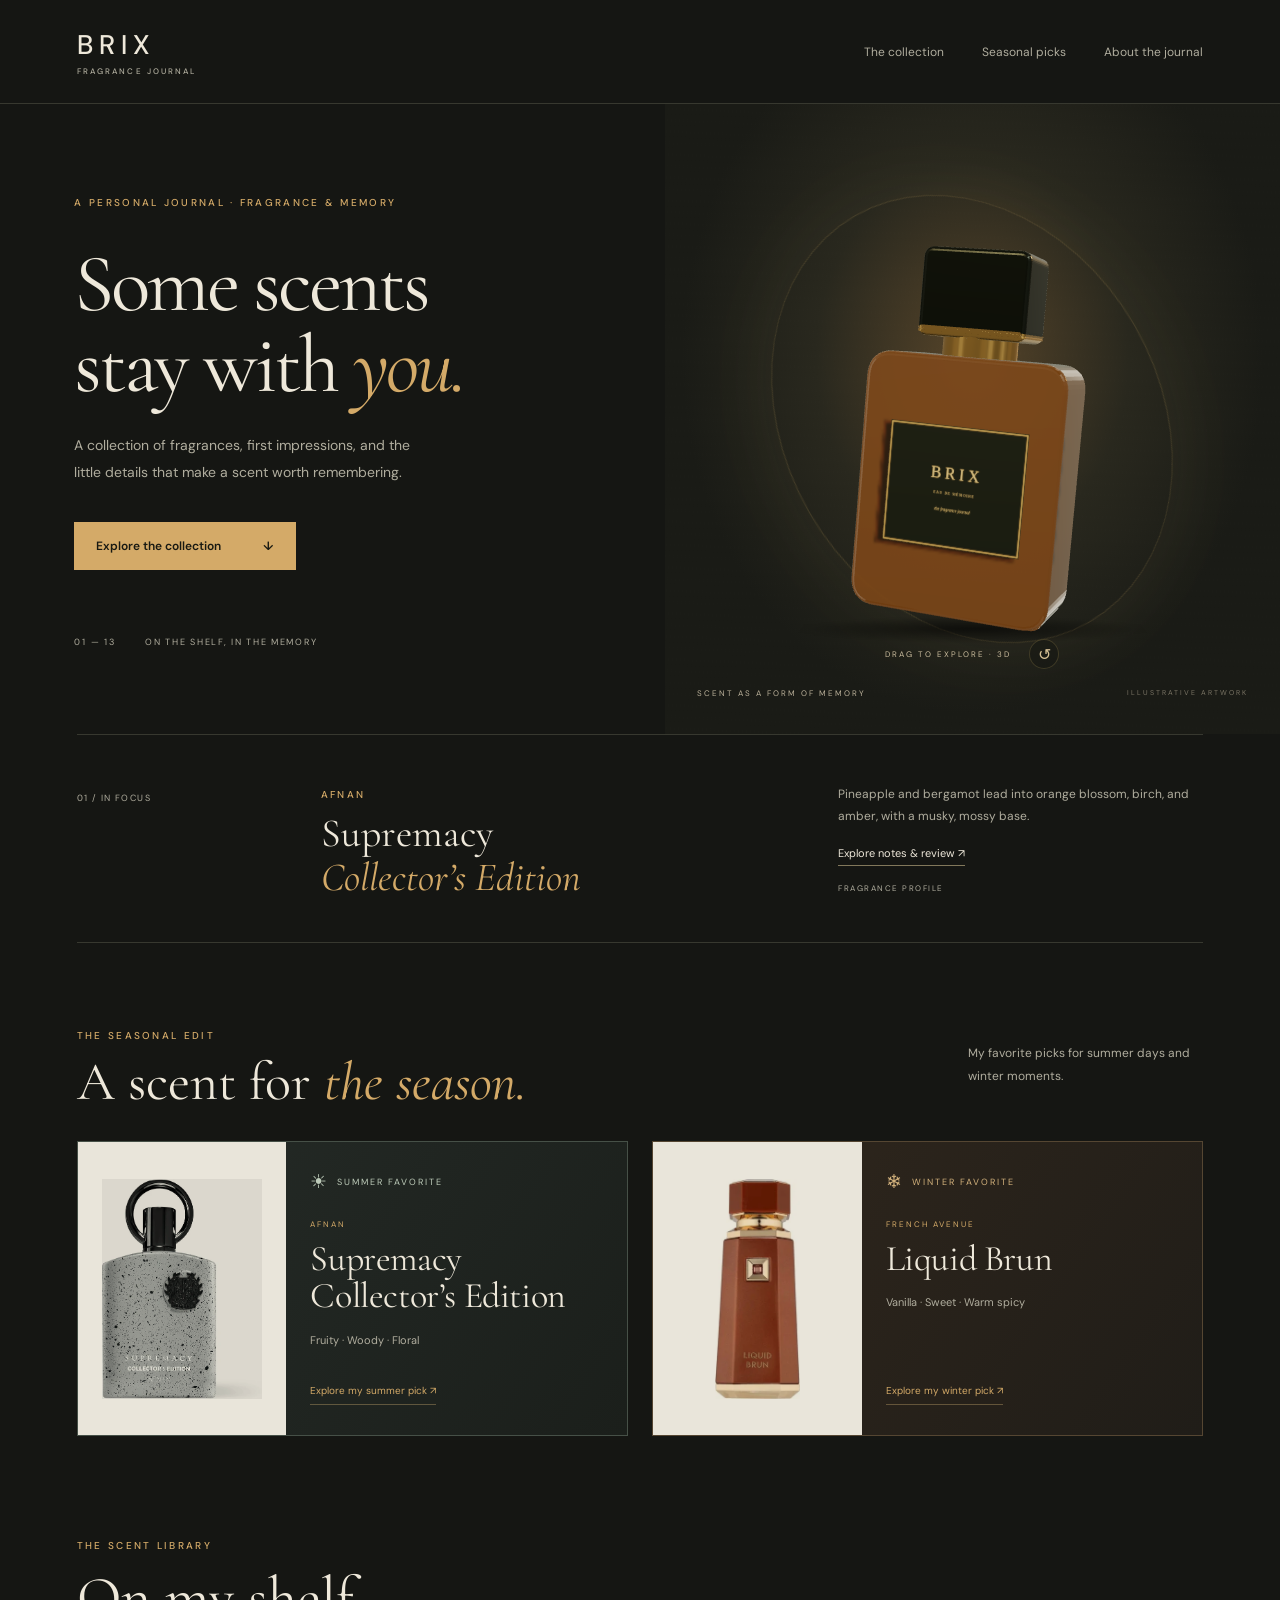
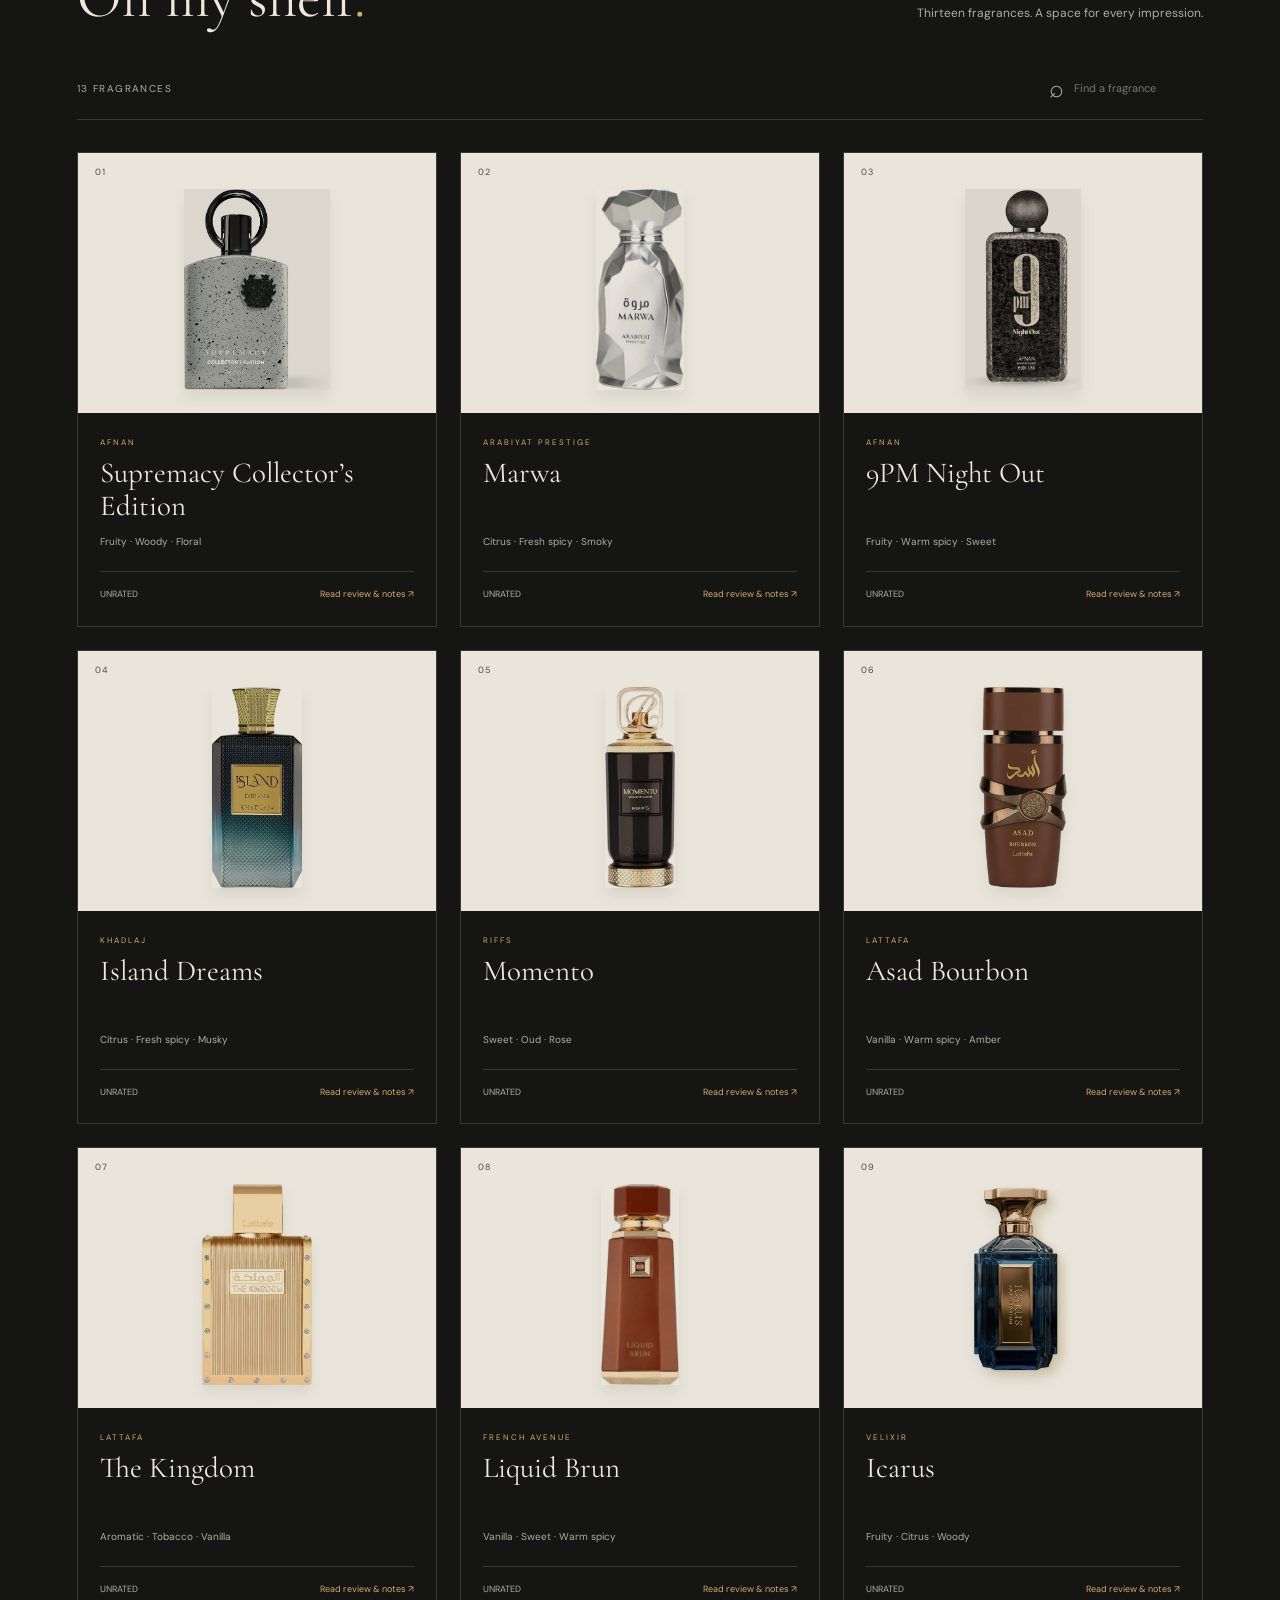
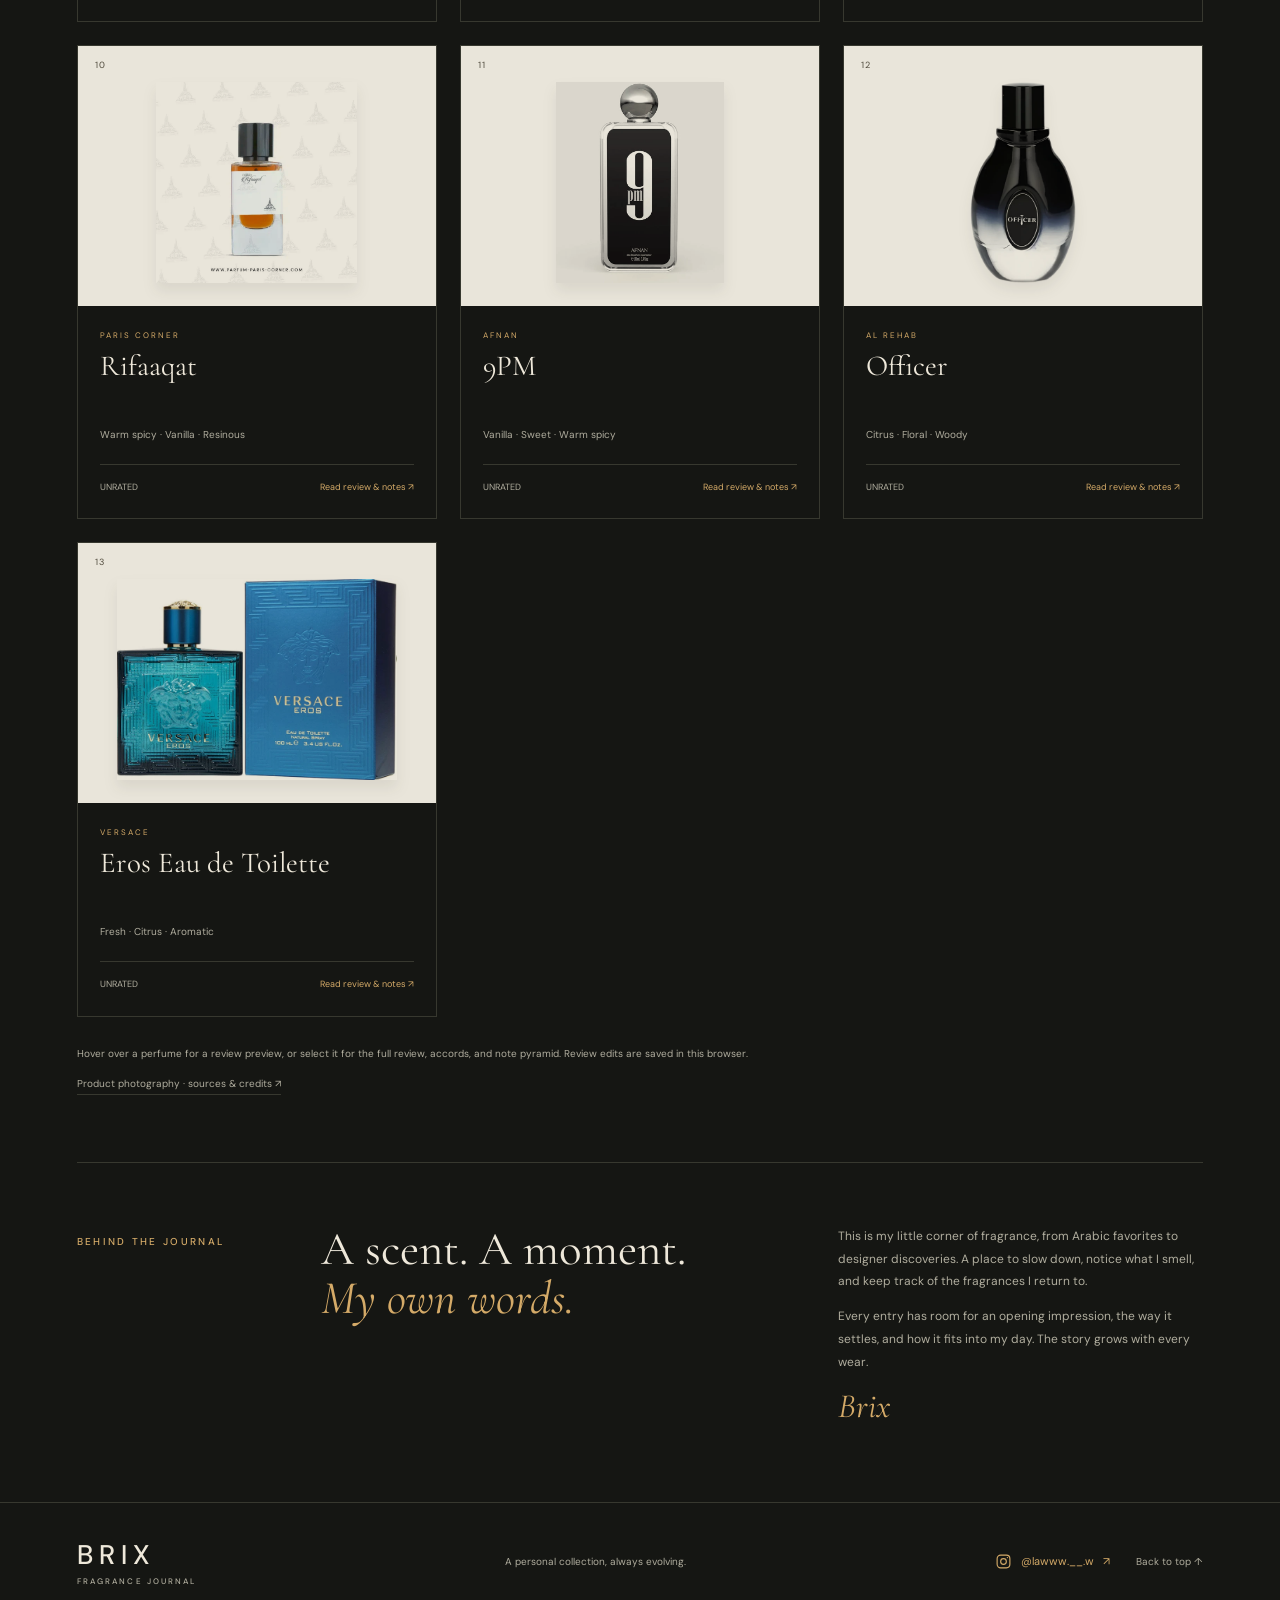
<file: index.html>
<!doctype html>
<html lang="en"><head><meta charset="utf-8"><meta name="viewport" content="width=device-width,initial-scale=1"><meta name="theme-color" content="#151613"><meta name="description" content="Brix’s personal journal of Arabic perfumes. Scent impressions, wear notes, and fragrances worth remembering."><title>Brix’s Fragrance Journal</title><link rel="stylesheet" href="style.css"><link rel="stylesheet" href="motion.css"><link rel="stylesheet" href="perfume-3d.css"><link rel="stylesheet" href="product-photos.css"><link rel="stylesheet" href="fragrance-details.css"><link rel="stylesheet" href="seasonal-favorites.css"><link rel="stylesheet" href="social.css"><script src="photo-data.js" defer></script><script src="fragrance-data.js" defer></script><script src="app.js" defer></script><script type="module" src="perfume-3d.js"></script></head>
<body><header><a class="wordmark" href="#">BRIX<span>FRAGRANCE JOURNAL</span></a><nav aria-label="Main navigation"><a href="#collection">The collection</a><a href="#seasonal-favorites">Seasonal picks</a><a href="#about">About the journal</a></nav></header>
<main><section class="hero"><div class="hero-copy"><p class="eyebrow">A PERSONAL JOURNAL · FRAGRANCE & MEMORY</p><h1><span class="title-line">Some scents</span><span class="title-line">stay with <em>you.</em></span></h1><p class="intro">A collection of fragrances, first impressions, and the little details that make a scent worth remembering.</p><a class="primary" href="#collection">Explore the collection <span>↓</span></a><div class="hero-foot"><span>01 — 13</span><span>ON THE SHELF, IN THE MEMORY</span></div></div><div class="hero-art" aria-label="Perfume bottle display"><div class="halo"></div><div class="bottle"><div class="cap"></div><div class="neck"></div><div class="glass"><div class="bottle-label"><span>BRIX</span><small>EAU DE MÉMOIRE</small><i>the fragrance journal</i></div></div></div><div class="perfume-viewer" tabindex="0" role="group" aria-label="Interactive 3D perfume bottle. Drag to rotate, or use arrow keys."></div><div class="perfume-controls" hidden><span>DRAG TO EXPLORE · 3D</span><button type="button" id="reset-bottle" aria-label="Reset bottle view">↺</button></div><p class="art-caption">SCENT AS A FORM OF MEMORY <span>ILLUSTRATIVE ARTWORK</span></p></div></section>
<section class="featured" aria-labelledby="featured-title"><div class="feature-number">01 / IN FOCUS</div><div><p class="eyebrow">AFNAN</p><h2 id="featured-title">Supremacy<br><em>Collector’s Edition</em></h2></div><div class="feature-note"><p id="feature-excerpt"></p><button class="text-button" id="feature-open">Explore notes &amp; review ↗</button><span class="draft-label" id="feature-status">FRAGRANCE PROFILE</span></div></section>
<section id="seasonal-favorites" class="seasonal-favorites" aria-labelledby="seasonal-title"><div class="section-heading"><div><p class="eyebrow">THE SEASONAL EDIT</p><h2 id="seasonal-title">A scent for <em>the season.</em></h2></div><p>My favorite picks for summer days and winter moments.</p></div><div class="seasonal-grid"><button class="season-pick summer-pick" type="button" data-season-pick="0" aria-label="Explore my summer favorite: Supremacy Collector’s Edition by Afnan"><div class="season-photo"><img src="images/supremacy.webp" alt="Supremacy Collector’s Edition by Afnan" loading="lazy" decoding="async" width="200" height="220"></div><div class="season-copy"><span class="season-label"><span class="season-symbol" aria-hidden="true">☀</span> SUMMER FAVORITE</span><span class="card-brand">AFNAN</span><h3>Supremacy<br>Collector’s Edition</h3><p>Fruity · Woody · Floral</p><span class="season-action">Explore my summer pick ↗</span></div></button><button class="season-pick winter-pick" type="button" data-season-pick="7" aria-label="Explore my winter favorite: Liquid Brun by French Avenue"><div class="season-photo"><img src="images/liquid-brun.webp" alt="Liquid Brun by French Avenue" loading="lazy" decoding="async" width="200" height="220"></div><div class="season-copy"><span class="season-label"><span class="season-symbol" aria-hidden="true">❄</span> WINTER FAVORITE</span><span class="card-brand">FRENCH AVENUE</span><h3>Liquid Brun</h3><p>Vanilla · Sweet · Warm spicy</p><span class="season-action">Explore my winter pick ↗</span></div></button></div></section>
<section id="collection" class="collection"><div class="section-heading"><div><p class="eyebrow">THE SCENT LIBRARY</p><h2>On my shelf<span>.</span></h2></div><p>Thirteen fragrances. A space for every impression.</p></div><div class="collection-tools"><p class="collection-count" id="collection-count" aria-live="polite">13 fragrances</p><label class="search"><span aria-hidden="true">⌕</span><input id="search" type="search" placeholder="Find a fragrance" aria-label="Find a fragrance"></label></div><div class="grid" id="cards"></div><p id="empty" hidden>No entries match. Try another name or filter.</p><p class="storage-note">Hover over a perfume for a review preview, or select it for the full review, accords, and note pyramid. Review edits are saved in this browser.</p><a class="photo-credits-link" href="photo-credits.html">Product photography · sources &amp; credits ↗</a></section>
<section id="about" class="about"><p class="eyebrow">BEHIND THE JOURNAL</p><h2>A scent. A moment.<br><em>My own words.</em></h2><div><p>This is my little corner of fragrance, from Arabic favorites to designer discoveries. A place to slow down, notice what I smell, and keep track of the fragrances I return to.</p><p>Every entry has room for an opening impression, the way it settles, and how it fits into my day. The story grows with every wear.</p><span class="signature">Brix</span></div></section></main><footer><a class="wordmark" href="#">BRIX<span>FRAGRANCE JOURNAL</span></a><p>A personal collection, always evolving.</p><div class="footer-social"><a class="instagram-link" href="https://www.instagram.com/lawww.__.w/" target="_blank" rel="noopener noreferrer" aria-label="Instagram profile @lawww.__.w (opens in a new tab)"><svg viewBox="0 0 24 24" fill="none" stroke="currentColor" stroke-width="1.6" aria-hidden="true"><rect x="3" y="3" width="18" height="18" rx="5"></rect><circle cx="12" cy="12" r="4"></circle><circle cx="17.5" cy="6.5" r="1" fill="currentColor" stroke="none"></circle></svg><span>@lawww.__.w</span><span aria-hidden="true">↗</span></a><a href="#">Back to top ↑</a></div></footer>
<dialog id="review-dialog" aria-labelledby="dialog-title"><div class="dialog-top"><p class="eyebrow" id="dialog-brand"></p><button type="button" id="close-dialog" aria-label="Close review">✕</button></div><div class="detail-overview"><div class="dialog-photo"><img id="dialog-photo" alt="" width="280" height="220"><a id="dialog-photo-source" target="_blank" rel="noopener noreferrer">Product photo · source ↗</a></div><div><h2 id="dialog-title"></h2><h3>Main accords</h3><div id="dialog-accords" class="accord-list"></div><p class="accord-note">Descriptive accord summaries based on the listed notes.</p><p id="detail-rating" class="detail-rating"></p></div></div><section class="my-impression" aria-labelledby="my-review-title"><h3 id="my-review-title">My review</h3><p id="review-copy"></p><p class="sample-note" id="sample-note">Sample review text. Edit it to reflect your experience.</p><dl id="wear-summary" class="wear-summary"></dl></section><section class="pyramid-section" aria-labelledby="pyramid-title"><h3 id="pyramid-title">Perfume pyramid</h3><p class="pyramid-intro">From the first impression to the lasting base.</p><div id="note-pyramid" class="pyramid"></div><a id="notes-source" class="notes-source" target="_blank" rel="noopener noreferrer">Note pyramid · brand source ↗</a></section><details class="edit-review" id="edit-review"><summary>Edit my review</summary><p class="dialog-hint">Your impressions and wear notes are personal to you. The perfume pyramid above follows the brand’s listed notes.</p><form id="review-form"><label>Your impressions<textarea id="review-text" rows="5" maxlength="5000"></textarea></label><div class="form-row"><label>Opening<textarea id="opening" rows="2" maxlength="1000" placeholder="What do you smell first?"></textarea></label><label>Dry down<textarea id="drydown" rows="2" maxlength="1000" placeholder="How does it settle?"></textarea></label></div><div class="form-row"><label>Wear notes<textarea id="wear" rows="2" maxlength="1000" placeholder="Longevity, occasion, weather…"></textarea></label><label>Rating / 10<input id="rating" type="number" min="0" max="10" step="0.5" placeholder="Unrated"></label></div><label class="checkbox"><input id="reviewed" type="checkbox"> This reflects my own experience</label><div class="dialog-bottom"><p>Saved on this device.</p><button class="primary" type="submit">Save entry ↗</button></div></form></details></dialog><div id="toast" role="status"></div></body></html>
</file>
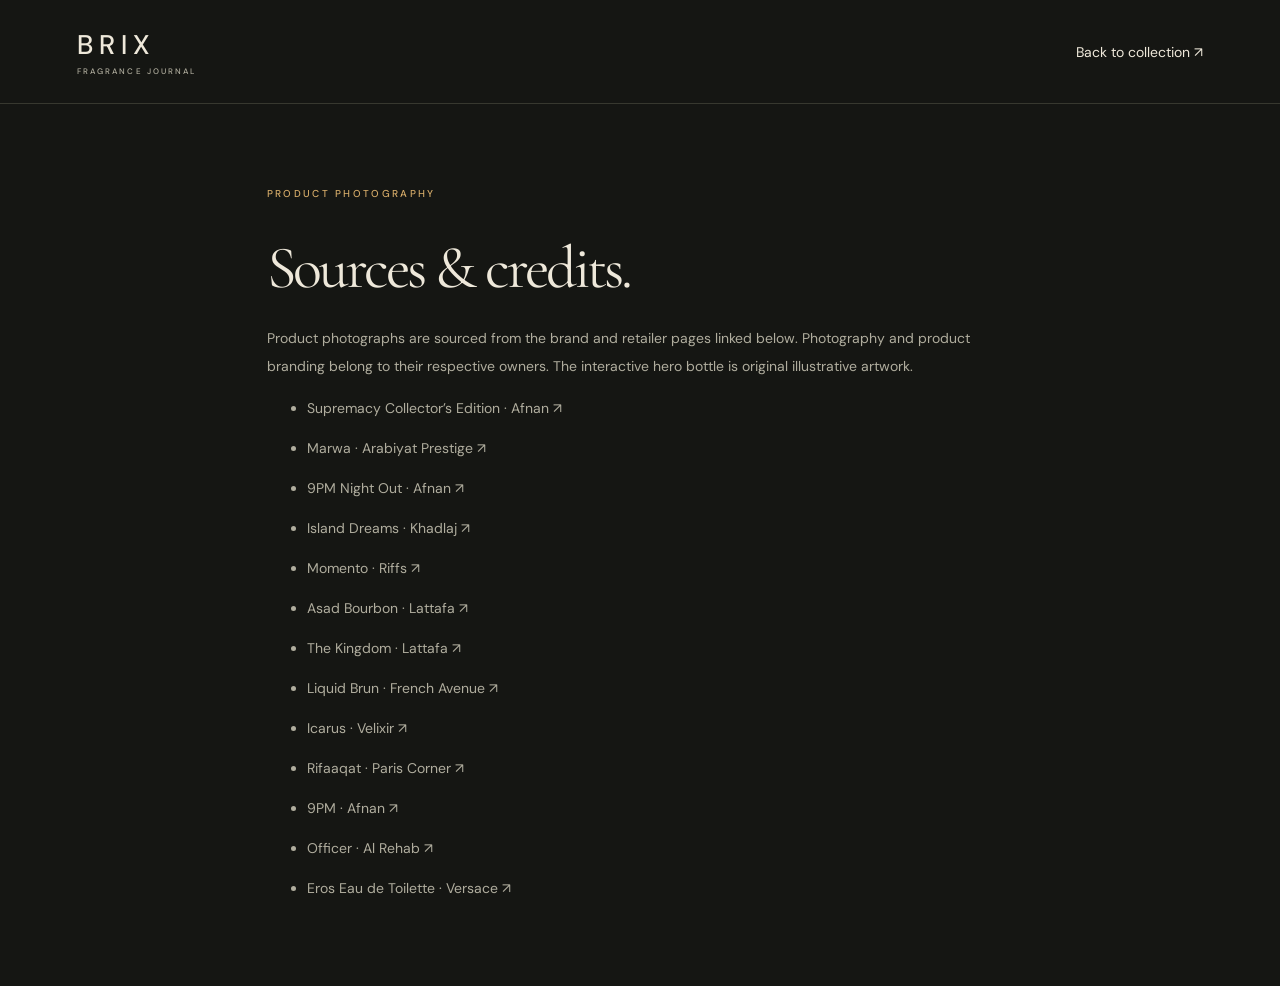
<file: photo-credits.html>
<!doctype html><html lang="en"><head><meta charset="utf-8"><meta name="viewport" content="width=device-width,initial-scale=1"><title>Photo credits · Brix’s Fragrance Journal</title><link rel="stylesheet" href="style.css"><style>main{padding:70px 6%;max-width:900px}h1{font-size:60px}p,li{color:var(--muted);line-height:2}li{margin:12px 0}a:hover{color:var(--amber)}</style></head><body><header><a class="wordmark" href="index.html">BRIX<span>FRAGRANCE JOURNAL</span></a><a href="index.html#collection">Back to collection ↗</a></header><main><p class="eyebrow">PRODUCT PHOTOGRAPHY</p><h1>Sources &amp; credits.</h1><p>Product photographs are sourced from the brand and retailer pages linked below. Photography and product branding belong to their respective owners. The interactive hero bottle is original illustrative artwork.</p><ul><li><a target="_blank" rel="noopener noreferrer" href="https://us.afnan.com/products/supremacy-collectors-edition">Supremacy Collector’s Edition · Afnan ↗</a></li><li><a target="_blank" rel="noopener noreferrer" href="https://arabiyatprestige.com/products/arabiyat-prestige-marwa-edp-100ml-unisex">Marwa · Arabiyat Prestige ↗</a></li><li><a target="_blank" rel="noopener noreferrer" href="https://afnan.com/products/9pm-night-out">9PM Night Out · Afnan ↗</a></li><li><a target="_blank" rel="noopener noreferrer" href="https://khadlaj-perfumes.com/collections/perfumes-spray/products/island-dreams-100-ml-extrait-de-parfum">Island Dreams · Khadlaj ↗</a></li><li><a target="_blank" rel="noopener noreferrer" href="https://www.beyondfragrances.com/products/riffs-momento-100ml-extrait-de-parfum">Momento · Riffs ↗</a></li><li><a target="_blank" rel="noopener noreferrer" href="https://www.lattafaindia.com/products/asad-bourbon">Asad Bourbon · Lattafa ↗</a></li><li><a target="_blank" rel="noopener noreferrer" href="https://www.lattafaindia.com/products/the-kingdom-man">The Kingdom · Lattafa ↗</a></li><li><a target="_blank" rel="noopener noreferrer" href="https://sa.frenchavenue.com/products/liquid-brun">Liquid Brun · French Avenue ↗</a></li><li><a target="_blank" rel="noopener noreferrer" href="https://velixir.co.uk/products/icarus-eau-de-parfum-100ml-by-velixir-parfums">Icarus · Velixir ↗</a></li><li><a target="_blank" rel="noopener noreferrer" href="https://www.parfum-paris-corner.com/produit/eau-de-parfum-rifaaqat/">Rifaaqat · Paris Corner ↗</a></li><li><a target="_blank" rel="noopener noreferrer" href="https://us.afnan.com/products/9-pm">9PM · Afnan ↗</a></li><li><a target="_blank" rel="noopener noreferrer" href="https://oudavenue.com/products/officer-100-ml">Officer · Al Rehab ↗</a></li><li><a target="_blank" rel="noopener noreferrer" href="https://perfumeonline.ca/products/versace-eros-men">Eros Eau de Toilette · Versace ↗</a></li></ul></main></body></html>
</file>
<file: style.css>
@import url('https://fonts.googleapis.com/css2?family=Cormorant+Garamond:ital,wght@0,400;0,500;0,600;1,400;1,500&family=DM+Sans:wght@400;500;600;700&display=swap');
:root{--bg:#151613;--panel:#1d1e19;--ink:#eee8da;--muted:#b0ad9e;--amber:#d4aa68;--line:#37382f}*{box-sizing:border-box}html{scroll-behavior:smooth;scroll-padding-top:30px}body{margin:0;background:var(--bg);color:var(--ink);font:14px 'DM Sans',sans-serif}button,input,textarea{font:inherit}button,a,input,textarea{-webkit-tap-highlight-color:transparent}button,a{touch-action:manipulation}a{color:inherit;text-decoration:none}button{cursor:pointer}button:focus-visible,a:focus-visible,input:focus-visible,textarea:focus-visible{outline:2px solid var(--amber);outline-offset:5px}header,main,footer{max-width:1440px;margin:auto}header{height:104px;padding:0 6%;display:flex;align-items:center;justify-content:space-between;border-bottom:1px solid var(--line)}.wordmark{font-size:27px;letter-spacing:6px;font-weight:500;display:flex;flex-direction:column;gap:4px}.wordmark span{font-size:8px;letter-spacing:2.1px;color:var(--muted)}nav{display:flex;align-items:center;gap:38px;font-size:12px;color:var(--muted)}.nav-button{background:none;border:1px solid var(--line);color:var(--ink);padding:12px 17px}.hero{display:grid;grid-template-columns:1.08fr 1fr;min-height:630px}.hero-copy{padding:82px 4% 28px 11.2%}.eyebrow{font-size:10px;letter-spacing:2.3px;color:var(--amber);font-weight:500}h1,h2{font-family:'Cormorant Garamond',Georgia,serif;font-weight:400;margin:0}h1{font-size:clamp(60px,6.4vw,96px);line-height:.99;letter-spacing:-3px;margin:35px 0 26px}em{font-weight:400;color:var(--amber)}.intro{max-width:345px;color:var(--muted);line-height:1.9;font-size:14px}.primary{background:var(--amber);border:0;color:#181912;display:inline-flex;gap:42px;align-items:center;padding:16px 22px;font-size:12px;font-weight:600}.hero .primary{margin-top:23px}.hero-foot{margin-top:66px;display:flex;gap:30px;font-size:9px;letter-spacing:1.7px;color:var(--muted)}.hero-art{position:relative;overflow:hidden;display:flex;justify-content:center;align-items:center;background:radial-gradient(ellipse at 50% 40%,#57452a 0,#29281e 36%,#1a1b16 67%)}.hero-art:after{content:'';position:absolute;inset:0;background:repeating-linear-gradient(95deg,transparent 0 3px,#ffffff02 4px);pointer-events:none}.halo{position:absolute;width:470px;height:470px;border:1px solid #b1965840;border-radius:50%;transform:rotate(-30deg) scaleX(.8);box-shadow:0 0 90px #b1965812}.bottle{position:relative;width:204px;height:346px;transform:rotate(-8deg);filter:drop-shadow(25px 35px 20px #0009)}.cap{position:absolute;top:0;left:50px;width:106px;height:85px;border-radius:5px 5px 2px 2px;background:linear-gradient(90deg,#242620,#515145 35%,#24271e 90%);border:1px solid #767465}.neck{position:absolute;top:82px;left:62px;width:84px;height:27px;background:linear-gradient(90deg,#786138,#dec48e,#544527)}.glass{position:absolute;bottom:0;width:204px;height:240px;border-radius:26px 26px 12px 12px;border:3px solid #b4975f88;background:linear-gradient(105deg,#d3b37855,#ab732532 14%,#39291780 67%,#bd873655 96%);box-shadow:inset 8px 0 4px #e9cd9133,inset -9px 0 6px #d3b37833,inset 0 -14px 5px #b88d4c3b;display:flex;align-items:center;justify-content:center}.bottle-label{width:152px;height:133px;background:linear-gradient(130deg,#1c211d,#303329);border:1px solid #b99a5e;display:flex;flex-direction:column;align-items:center;justify-content:center;gap:15px}.bottle-label span{font-family:Georgia,serif;font-size:28px;letter-spacing:7px;padding-left:7px;color:#d4bf93}.bottle-label small{font-size:7px;letter-spacing:2px}.bottle-label i{font-family:Georgia,serif;font-size:10px;color:#b8af96}.art-caption{position:absolute;bottom:28px;left:32px;right:32px;font-size:8px;letter-spacing:2px;color:#bbb19a;display:flex;justify-content:space-between;gap:15px}.art-caption span{opacity:.6;font-size:7px}.featured{border-top:1px solid var(--line);border-bottom:1px solid var(--line);margin:0 6%;padding:43px 0;display:grid;grid-template-columns:.6fr 1.35fr 1fr;gap:25px;align-items:center}.feature-number{font-size:9px;letter-spacing:1.4px;color:var(--muted);align-self:start;padding-top:14px}.featured h2{font-size:40px;line-height:1.1}.feature-note p{color:var(--muted);font-size:12px;line-height:1.8;margin:0 0 16px}.text-button{padding:0;background:none;color:var(--ink);border:0;border-bottom:1px solid #82785b;font-size:11px;padding-bottom:5px}.draft-label{display:block;margin-top:17px;font-size:8px;letter-spacing:1.5px;color:var(--muted)}.collection{padding:83px 6% 67px}.section-heading{display:flex;justify-content:space-between;align-items:end;margin-bottom:36px}.section-heading h2{font-size:58px}.section-heading h2 span{color:var(--amber)}.section-heading>p{font-size:12px;color:var(--muted)}.collection-tools{display:flex;justify-content:space-between;border-bottom:1px solid var(--line);margin-bottom:32px;gap:15px}.filters{display:flex;gap:25px}.filters button{background:none;border:0;border-bottom:2px solid transparent;color:var(--muted);padding:14px 0;font-size:11px}.filters button.active{color:var(--ink);border-bottom-color:var(--amber)}.filters span{font-size:8px;border:1px solid var(--line);padding:2px 5px;margin-left:6px}.search{display:flex;align-items:center;gap:10px;color:var(--muted)}.search span{font-size:25px}.search input{color:var(--ink);background:none;border:0;max-width:180px;font-size:11px;padding:12px 0}.grid{display:grid;grid-template-columns:repeat(3,minmax(0,1fr));gap:23px}.card{display:flex;flex-direction:column;align-items:stretch;text-align:left;color:var(--ink);padding:0;border:1px solid var(--line);background:transparent;transition:transform .2s,border-color .2s}.card:hover{transform:translateY(-4px);border-color:#8c7856}.card-art{height:163px;position:relative;overflow:hidden;background:radial-gradient(ellipse at 50% 110%,var(--tone),#20221c 76%);display:flex;align-items:center;justify-content:center}.mini-bottle{height:96px;width:65px;border-radius:9px 9px 4px 4px;background:linear-gradient(110deg,#c9bd9839,#0003,var(--tone));border:1px solid #bbae7c5c;position:relative;margin-top:20px;box-shadow:9px 8px 20px #0005}.mini-bottle:before{content:'';position:absolute;left:16px;top:-23px;width:32px;height:23px;background:linear-gradient(90deg,#535448,#262820);border:1px solid #a79c7366;border-radius:2px}.mini-bottle:after{content:'BJ';position:absolute;inset:25px 9px 23px;border:1px solid #c3ad745c;display:grid;place-items:center;font:16px Georgia,serif;color:#cbb998;letter-spacing:3px;padding-left:3px;background:#151a1699}.card-number{position:absolute;top:15px;left:18px;font-size:9px;letter-spacing:1px;color:#bdb59f}.card-state{position:absolute;right:14px;top:15px;font-size:8px;letter-spacing:1px;color:#cfc5af}.card-body{padding:24px 22px;display:flex;flex-direction:column;flex:1}.card-brand{font-size:8px;letter-spacing:2px;color:var(--amber);margin:0 0 10px}.card h3{font:29px/1.12 'Cormorant Garamond',Georgia,serif;margin:0;min-height:65px}.card-desc{font-size:11px;line-height:1.8;color:var(--muted);margin:12px 0 22px;display:-webkit-box;-webkit-line-clamp:2;-webkit-box-orient:vertical;overflow:hidden}.card-bottom{display:flex;justify-content:space-between;border-top:1px solid var(--line);padding-top:16px;margin-top:auto;font-size:9px;color:var(--muted)}.card-bottom span:last-child{color:var(--amber);font-size:15px}.storage-note{max-width:680px;color:var(--muted);font-size:10px;line-height:1.9;margin-top:27px}.about{margin:0 6%;padding:62px 0 75px;border-top:1px solid var(--line);display:grid;grid-template-columns:.6fr 1.35fr 1fr;gap:25px}.about h2{font-size:47px;line-height:1.05}.about>div p{font-size:12px;color:var(--muted);line-height:1.9;margin-top:0}.signature{font:italic 34px 'Cormorant Garamond',Georgia,serif;color:var(--amber)}footer{border-top:1px solid var(--line);padding:34px 6%;display:flex;align-items:center;justify-content:space-between}footer p,footer>a:last-child{color:var(--muted);font-size:10px}dialog{max-height:90vh;width:min(690px,92vw);border:1px solid #65563b;background:var(--panel);color:var(--ink);padding:30px}dialog::backdrop{background:#070906d9;backdrop-filter:blur(6px)}.dialog-top{display:flex;align-items:center;justify-content:space-between}.dialog-top button{color:var(--ink);border:0;background:none;padding:8px;font-size:20px}dialog h2{font-size:39px;line-height:1.1;margin:10px 0}.dialog-hint,.dialog-bottom p{color:var(--muted);font-size:10px;line-height:1.7}dialog label{display:block;font-size:11px;margin-top:20px;color:var(--muted)}textarea,dialog input[type=number]{display:block;background:#151613;border:1px solid var(--line);color:var(--ink);padding:12px;width:100%;line-height:1.7;margin-top:8px;resize:vertical}.form-row{display:grid;grid-template-columns:1fr 1fr;gap:18px}.checkbox{display:flex;align-items:center;gap:8px;line-height:1.8}.checkbox input{accent-color:var(--amber)}.dialog-bottom{display:flex;align-items:center;justify-content:space-between;gap:20px;margin-top:25px}#toast{position:fixed;bottom:25px;left:50%;transform:translateX(-50%);background:var(--amber);color:#151613;font-size:12px;padding:14px 22px;opacity:0;pointer-events:none;transition:opacity .2s;z-index:5}#toast.visible{opacity:1}@media(min-width:1441px){header,footer{border-left:1px solid var(--line);border-right:1px solid var(--line)}}@media(max-width:900px){nav{gap:18px}.hero-copy{padding-top:62px}.featured,.about{grid-template-columns:1fr 1fr}.feature-number,.about>.eyebrow{grid-column:1/-1}.grid{grid-template-columns:repeat(2,minmax(0,1fr))}.hero-foot{gap:16px;font-size:7px}.art-caption{flex-direction:column}.hero{min-height:570px}.bottle{transform:rotate(-8deg) scale(.85)}h1{font-size:68px}.section-heading>p{max-width:170px;line-height:1.8}}@media(max-width:600px){header{height:88px}.wordmark{font-size:24px}nav{gap:14px}nav a:nth-child(2){display:none}.nav-button{font-size:10px;padding:9px}.hero{grid-template-columns:1fr}.hero-copy{padding:48px 6% 34px}h1{font-size:70px;letter-spacing:-2px}.hero-foot{margin-top:32px;font-size:8px}.hero-art{height:330px}.bottle{transform:rotate(-8deg) scale(.7)}.halo{width:300px;height:300px}.art-caption{flex-direction:row;bottom:17px;left:6%;right:6%;font-size:6px}.featured{grid-template-columns:1fr;padding:30px 0}.feature-number{padding:0}.featured h2{font-size:39px}.feature-note{max-width:380px}.collection{padding-top:48px}.section-heading{display:block;margin-bottom:20px}.section-heading h2{font-size:48px}.section-heading>p{max-width:none}.collection-tools{flex-direction:column;gap:0}.filters{gap:23px}.search input{max-width:none;width:100%}.search{width:100%}.grid{gap:12px}.card-art{height:134px}.card-body{padding:18px 14px}.card h3{font-size:25px;min-height:84px}.card-state{font-size:6px;right:8px}.card-number{left:9px}.card-brand{font-size:7px;letter-spacing:1px;min-height:18px}.about{grid-template-columns:1fr;padding:40px 0;gap:18px}.about h2{font-size:44px}footer{gap:20px;flex-wrap:wrap}footer p{display:none}dialog{padding:22px}.form-row{grid-template-columns:1fr;gap:0}.dialog-bottom{align-items:start;flex-direction:column}}@media(prefers-reduced-motion:reduce){html{scroll-behavior:auto}*{transition:none!important}}
</file>
<file: motion.css>
/* Cinematic luxury: one-time entrances and restrained interaction feedback. */
:root{--cinema-ease:cubic-bezier(.22,1,.36,1)}
.title-line{display:block}
@media(prefers-reduced-motion:no-preference){
 .hero-copy>.eyebrow{animation:cinema-reveal .8s var(--cinema-ease) both}
 .title-line{animation:cinema-reveal 1.1s var(--cinema-ease) both}
 .title-line:nth-child(1){animation-delay:.12s}
 .title-line:nth-child(2){animation-delay:.3s}
 .hero .intro{animation:cinema-reveal 1s var(--cinema-ease) .45s both}
 .hero .primary{animation:cinema-reveal 1s var(--cinema-ease) .58s both}
 .hero-foot{animation:cinema-fade 1.2s ease .8s both}
 .hero-art .bottle{animation:bottle-entrance 1.65s var(--cinema-ease) .18s both;will-change:opacity,translate}
 .hero-art .halo{animation:cinema-fade 1.8s ease .3s both}
 .reveal-play{animation:cinema-reveal .95s var(--cinema-ease) both}
 .card{transition:transform .45s var(--cinema-ease),border-color .35s ease,box-shadow .45s ease}
 .card-art .mini-bottle{transition:transform .6s var(--cinema-ease)}
 @media(hover:hover) and (pointer:fine){
  .card:hover{transform:translateY(-7px);box-shadow:0 16px 34px #0003}
  .card:hover .mini-bottle{transform:translateY(-3px) rotate(-3deg)}
 }
 .primary{transition:background .3s ease,box-shadow .3s ease}
 .primary:hover{background:#e1b97d;box-shadow:0 5px 22px #d4aa6815}
 dialog[open]{animation:review-entrance .36s var(--cinema-ease) both}
 dialog[open]::backdrop{animation:cinema-fade .3s ease both}
 @keyframes cinema-reveal{from{opacity:0;translate:0 22px}to{opacity:1;translate:0 0}}
 @keyframes cinema-fade{from{opacity:0}to{opacity:1}}
 @keyframes bottle-entrance{from{opacity:0;translate:0 42px}to{opacity:1;translate:0 0}}
 @keyframes review-entrance{from{opacity:0;translate:0 16px;scale:.985}to{opacity:1;translate:0 0;scale:1}}
}
@media(prefers-reduced-motion:reduce){
 *,*::before,*::after{animation:none!important;transition:none!important;scroll-behavior:auto!important}
 .card:hover,.card:hover .mini-bottle{transform:none}
}
</file>
<file: perfume-3d.css>
.hero-art{isolation:isolate}
.perfume-viewer{position:absolute;inset:0;z-index:2;outline-offset:-7px}
.perfume-viewer canvas{display:block;width:100%;height:100%;cursor:grab;touch-action:pan-y}
.perfume-viewer canvas:active{cursor:grabbing}
.hero-art.has-3d>.bottle{visibility:hidden}
.perfume-controls{position:absolute;left:32px;right:32px;bottom:65px;z-index:3;display:flex;align-items:center;justify-content:center;gap:18px;color:#c9bb9d;font-size:8px;letter-spacing:2px;pointer-events:none}
.perfume-controls[hidden]{display:none}
.perfume-controls button{background:#16181399;border:1px solid #b1965840;color:#d4bf93;border-radius:50%;width:30px;height:30px;font-size:16px;pointer-events:auto;transition:background .3s}
.perfume-controls button:hover{background:#54452a}
.hero-art .art-caption{z-index:3;pointer-events:none}
@media(prefers-reduced-motion:no-preference){.perfume-viewer{animation:bottle-entrance 1.65s var(--cinema-ease) both}}
@media(max-width:600px){.perfume-controls{bottom:40px;font-size:7px;gap:12px}.perfume-controls button{width:25px;height:25px;font-size:14px}}
</file>
<file: product-photos.css>
.card-art{height:260px;background:#e9e5da;padding:36px 25px 23px}
.card-photo{display:block;width:100%;height:100%;object-fit:contain;mix-blend-mode:multiply;filter:drop-shadow(0 8px 7px #28231a14)}
.card-number,.card-state{z-index:1;color:#514b3d;top:13px}
.card-number{left:17px}.card-state{right:16px}
.dialog-photo{background:#e9e5da;margin:23px 0 16px;padding:23px 20px 14px;display:flex;flex-direction:column;align-items:center;gap:14px}
.dialog-photo img{display:block;height:210px;width:100%;object-fit:contain;mix-blend-mode:multiply}
.dialog-photo a{color:#514b3d;font-size:9px;letter-spacing:.8px;text-decoration:underline;text-underline-offset:3px}
.photo-credits-link{display:inline-block;color:var(--muted);font-size:10px;border-bottom:1px solid var(--line);padding-bottom:4px}
@media(prefers-reduced-motion:no-preference){.card-photo{transition:transform .6s var(--cinema-ease)}@media(hover:hover) and (pointer:fine){.card:hover .card-photo{transform:translateY(-4px) scale(1.035)}}}
@media(max-width:600px){.card-art{height:205px;padding:32px 17px 18px}.card-number{left:10px}.card-state{right:10px}.dialog-photo img{height:170px}}
</file>
<file: fragrance-details.css>
.collection-tools{align-items:center;padding-bottom:12px}.collection-count{font-size:10px;color:var(--muted);letter-spacing:1.4px;text-transform:uppercase}
.review-peek{position:absolute;inset:0;padding:30px 24px;display:flex;flex-direction:column;justify-content:center;background:#161913ef;color:var(--ink);opacity:0;visibility:hidden;transition:opacity .3s,visibility .3s;z-index:2}
.review-peek .eyebrow{margin:0 0 12px;font-size:9px}.review-peek p:not(.eyebrow){font-size:12px;line-height:1.85;margin:0 0 14px}.review-peek small{font-size:9px;color:var(--muted);line-height:1.7}.review-peek>span{font-size:10px;color:var(--amber);margin-top:14px}
@media(hover:hover) and (pointer:fine){.card:hover .review-peek{opacity:1;visibility:visible}}.card:focus-visible .review-peek{opacity:1;visibility:visible}
.card h3{min-height:65px}.card-accords{font-size:10px;line-height:1.9;color:var(--muted);margin:10px 0 20px}.card-bottom{gap:10px}.card-bottom span.card-action{color:var(--amber);font-size:9px;line-height:1.5}
#review-dialog{width:min(880px,94vw);padding:32px}#review-dialog h3{font:30px 'Cormorant Garamond',Georgia,serif;font-weight:400;margin:0 0 16px}#review-dialog .dialog-top{position:sticky;top:-32px;background:var(--panel);z-index:4;padding:8px 0;border-bottom:1px solid var(--line)}
.detail-overview{display:grid;grid-template-columns:230px 1fr;gap:32px;padding:25px 0;border-bottom:1px solid var(--line);align-items:start}.detail-overview .dialog-photo{margin:0;min-height:260px}.detail-overview h2{font-size:42px;margin:0 0 22px}.detail-overview h3{font-size:22px!important;margin:0 0 12px!important}.accord-list{display:flex;flex-wrap:wrap;gap:7px}.accord{border:1px solid #d4aa6836;padding:7px 10px;border-radius:3px;color:#e5c38b;background:#aa743318;font-size:11px}.accord[data-family=citrus],.accord[data-family=fruity]{color:#d8d6a2;background:#9e9b361a;border-color:#a9a33d40}.accord[data-family=woody],.accord[data-family=oud]{color:#d3bda4;background:#795b3c30;border-color:#95744a50}.accord[data-family=floral],.accord[data-family=rose]{color:#d2b3bd;background:#a46e7c1a;border-color:#a46e7c40}.accord-note{font-size:9px!important;line-height:1.8;color:var(--muted);margin:12px 0 0}.detail-rating{font-size:12px;color:var(--amber);margin-top:18px}
.my-impression,.pyramid-section{padding:28px 0;border-bottom:1px solid var(--line)}.my-impression>p{font-size:14px;line-height:1.95;color:var(--ink);white-space:pre-wrap}.my-impression .sample-note{font-size:10px;line-height:1.8;color:var(--muted)}.wear-summary{display:grid;grid-template-columns:1fr 1fr;gap:20px;margin-top:20px}.wear-summary div:last-child{grid-column:1/-1}.wear-summary dt{font-size:10px;color:var(--amber);letter-spacing:1px}.wear-summary dd{margin:8px 0 0;font-size:12px;line-height:1.8;white-space:pre-wrap;color:var(--muted)}
.pyramid-intro{font-size:11px;line-height:1.8;color:var(--muted);margin:-4px 0 25px}.pyramid{display:flex;flex-direction:column;align-items:center;gap:8px}.pyramid-tier{padding:18px 16px;text-align:center;position:relative;isolation:isolate}.pyramid-tier:before{content:'';position:absolute;inset:0;background:linear-gradient(130deg,#d4aa681a,#d4aa6808);border:1px solid #d4aa6824;z-index:-1;clip-path:polygon(8% 0,92% 0,100% 100%,0 100%)}.pyramid-tier:nth-child(1){width:78%}.pyramid-tier:nth-child(2){width:89%}.pyramid-tier:nth-child(3){width:100%}.pyramid-tier h4{font-size:9px;font-weight:500;letter-spacing:2px;color:var(--amber);margin:0 0 12px}.note-list{display:flex;flex-wrap:wrap;justify-content:center;gap:7px 12px}.note-list span{font-size:12px;line-height:1.5;color:var(--ink)}.note-list span:not(:last-child):after{content:'·';color:#8c805e;margin-left:12px}.notes-source{display:inline-block;font-size:10px;color:var(--muted);margin-top:20px;text-decoration:underline;text-underline-offset:4px}
.edit-review{padding-top:25px}.edit-review summary{font-size:12px;color:var(--amber);cursor:pointer;padding:7px 0}.edit-review[open] summary{margin-bottom:10px}.edit-review .dialog-bottom{margin-bottom:5px}.edit-review .dialog-hint{font-size:11px}
@media(max-width:600px){#review-dialog{padding:20px}#review-dialog .dialog-top{top:-20px}.detail-overview{grid-template-columns:120px 1fr;gap:18px}.detail-overview .dialog-photo{padding:16px 10px 10px;min-height:180px}.detail-overview .dialog-photo img{height:135px}.detail-overview .dialog-photo a{font-size:7px;text-align:center;line-height:1.7}.detail-overview h2{font-size:31px;margin-bottom:16px}.detail-overview h3{font-size:20px!important}.accord{padding:5px 7px;font-size:9px}.accord-note{font-size:8px!important}.review-peek{padding:20px 15px}.review-peek p:not(.eyebrow){font-size:10px;line-height:1.7}.pyramid-tier{padding:16px 10px}.pyramid-tier:nth-child(1){width:88%}.pyramid-tier:nth-child(2){width:94%}.note-list{gap:6px}.note-list span{font-size:10px}.note-list span:not(:last-child):after{margin-left:6px}.wear-summary{grid-template-columns:1fr;gap:16px}.card h3{min-height:84px}.collection-tools{align-items:stretch}.card-bottom{flex-wrap:wrap}.card-accords{font-size:9px}}
@media(prefers-reduced-motion:reduce){.review-peek{transition:none}}
</file>
<file: seasonal-favorites.css>
.seasonal-favorites{padding:76px 6% 10px;scroll-margin-top:25px}
.seasonal-favorites>.section-heading{align-items:center;gap:30px;margin-bottom:30px}
.seasonal-favorites>.section-heading h2{font-size:54px;line-height:1.1;max-width:550px}
.seasonal-favorites>.section-heading>p{max-width:235px;font-size:12px;line-height:1.9;color:var(--muted)}
.seasonal-grid{display:grid;grid-template-columns:1fr 1fr;gap:24px}
.season-pick{display:grid;grid-template-columns:38% 1fr;align-items:stretch;text-align:left;padding:0;background:linear-gradient(125deg,#252b27,#1b1f1b);color:var(--ink);border:1px solid #465047;overflow:hidden;min-height:295px}
.season-pick.winter-pick{background:linear-gradient(125deg,#30271d,#201d18);border-color:#554632}
.season-photo{background:#e9e5da;display:grid;place-items:center;padding:25px 18px;min-width:0}
.season-photo img{display:block;width:100%;height:220px;object-fit:contain;mix-blend-mode:multiply}
.season-copy{padding:30px 24px;display:flex;flex-direction:column;align-items:flex-start}
.season-label{display:flex;align-items:center;gap:8px;font-size:9px;letter-spacing:2px;color:#bdcbb9;margin-bottom:28px}
.winter-pick .season-label{color:#d2b17c}.season-symbol{font-size:19px;line-height:1}
.season-copy .card-brand{margin-bottom:11px}.season-copy h3{font:36px/1.03 'Cormorant Garamond',Georgia,serif;margin:0;letter-spacing:-.4px}
.season-copy>p{font-size:11px;color:var(--muted);line-height:1.9;margin:15px 0 20px}
.season-action{margin-top:auto;border-bottom:1px solid #c2a66c66;padding-bottom:5px;color:var(--amber);font-size:10px;line-height:1.7}
.season-pick:focus-visible{outline-offset:5px}
@media(prefers-reduced-motion:no-preference){.season-pick{transition:transform .4s var(--cinema-ease),border-color .3s,box-shadow .4s}.season-photo img{transition:transform .6s var(--cinema-ease)}@media(hover:hover) and (pointer:fine){.season-pick:hover{transform:translateY(-5px);border-color:var(--amber);box-shadow:0 12px 24px #0003}.season-pick:hover img{transform:scale(1.035)}}}
@media(max-width:1000px){.season-copy{padding:25px 20px}.season-copy h3{font-size:31px}.season-label{font-size:8px;letter-spacing:1.6px}.season-action{font-size:9px}}
@media(max-width:800px){.seasonal-grid{grid-template-columns:1fr}.season-pick{min-height:260px;grid-template-columns:35% 1fr}.season-copy{padding:30px}.season-copy h3{font-size:38px}.season-label{margin-bottom:24px}.season-photo img{height:205px}.seasonal-favorites>.section-heading h2{font-size:47px}}
@media(max-width:600px){.seasonal-favorites{padding-top:48px}.seasonal-favorites>.section-heading{display:block}.seasonal-favorites>.section-heading h2{font-size:44px}.seasonal-favorites>.section-heading>p{max-width:300px;margin-bottom:0}.seasonal-grid{gap:16px}.season-pick{grid-template-columns:33% 1fr;min-height:265px}.season-photo{padding:24px 13px}.season-photo img{height:180px}.season-copy{padding:25px 20px}.season-copy h3{font-size:32px}.season-copy>p{font-size:10px}.season-action{font-size:9px}nav a[href="#about"]{display:none}}
</file>
<file: social.css>
.footer-social{display:flex;align-items:center;gap:26px}
.instagram-link{display:inline-flex;align-items:center;gap:9px;color:var(--amber);font-size:11px;padding:8px 0;line-height:1.5}
.instagram-link svg{width:17px;height:17px;flex-shrink:0}
.instagram-link:hover{color:var(--ink)}
.footer-social>a:last-child{font-size:10px;color:var(--muted)}
@media(max-width:600px){.footer-social{flex-wrap:wrap;gap:10px 24px}}
</file>
